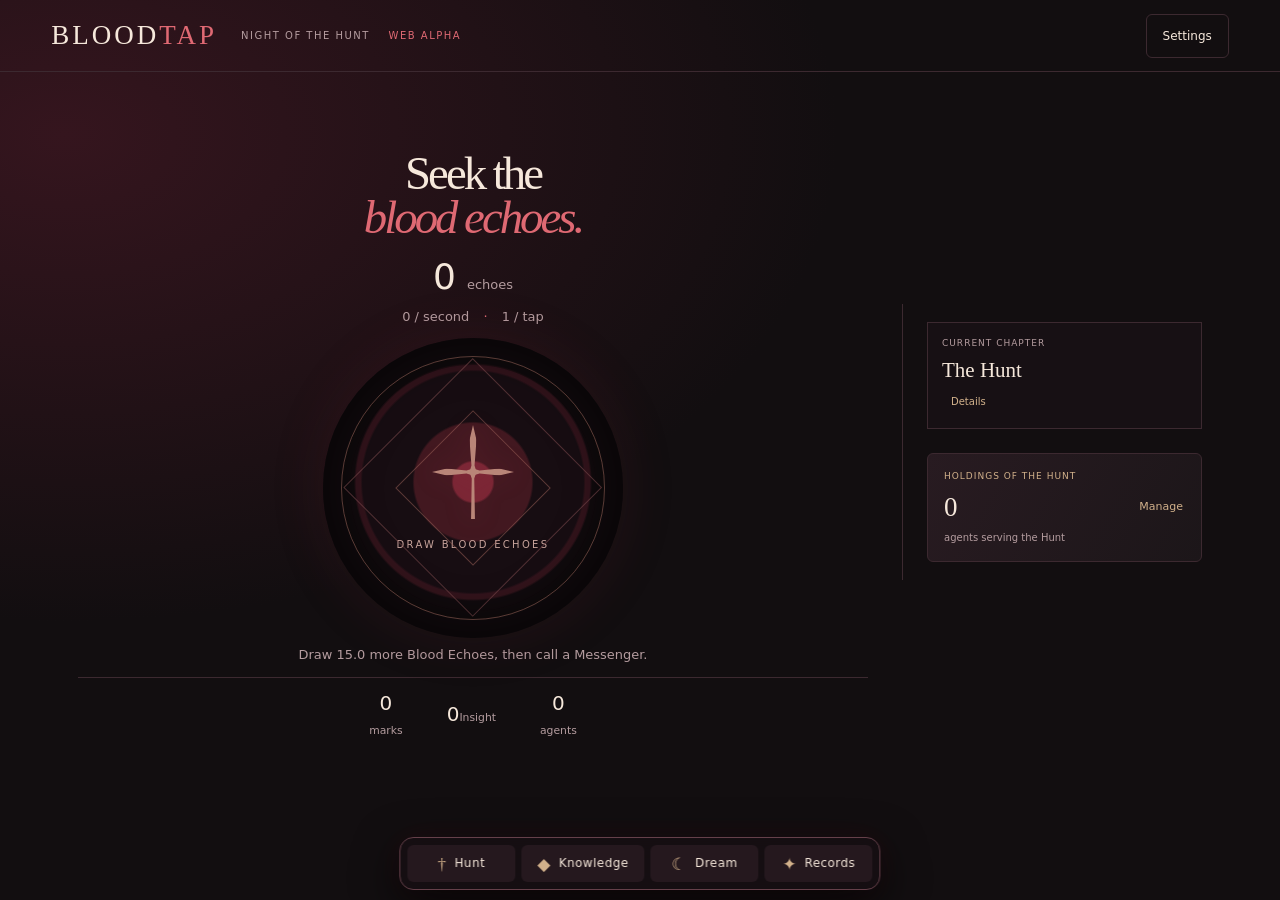
<file: docs/index.html>
<!doctype html>
<html lang="en">
<head>
  <meta charset="utf-8"><meta name="viewport" content="width=device-width,initial-scale=1">
  <meta name="theme-color" content="#160e12"><title>BloodTap · Night of the Hunt</title>
  <link rel="icon" href="data:image/svg+xml,%3Csvg xmlns='http://www.w3.org/2000/svg' viewBox='0 0 32 32'%3E%3Cpath fill='%23df6973' d='M16 2 28 16 16 30 4 16Z'/%3E%3C/svg%3E">
  <link rel="stylesheet" href="play.css?v=20260928-4"><script src="play.js?v=20260928-5" defer></script>
</head>
<body>
<header><a class="wordmark" href="./">BLOOD<span>TAP</span></a><span class="edition">NIGHT OF THE HUNT <b>WEB ALPHA</b></span><button id="settings-open" class="quiet">Settings</button></header>
<main>
<section class="vigil" aria-labelledby="vigil-title">
<div class="eyebrow">The night is long. The Hunt has begun.</div><h1 id="vigil-title">Seek the<br><em>blood echoes.</em></h1>
<div class="balance"><strong id="bank">0</strong><span>echoes</span></div><div class="income"><span id="eps">0</span> / second <span class="dot">·</span> <span id="tap-value">1</span> / tap</div>
<button id="vessel" aria-label="Gather echoes"><span class="vessel-orbit"></span><span class="sigil">◆</span><span class="vessel-label">DRAW BLOOD ECHOES</span></button>
<p class="hint" id="onboarding">The Hunt is beginning…</p><span id="omen-announcement" class="sr-only" aria-live="assertive"></span><button id="omen" class="omen" hidden>✦ A strange sign appears <span id="omen-time"></span></button>
<div id="buffs" class="buffs"></div><p id="notice" role="status" aria-live="polite"></p>
<div class="vigil-stats"><div><strong id="achievements">0</strong><span>marks</span><small>Recorded in the Hunt</small></div><button id="insight-open" class="stat-button"><strong id="insight">0</strong><span>Insight</span><small id="insight-stage">Unseeing</small></button><div><strong id="total-owned">0</strong><span>agents</span></div></div>
</section>
<section class="empire"><div class="hunt-phase"><span>Current chapter</span><strong id="phase-name">The Hunt</strong><button id="phase-info" class="text-info" type="button" aria-expanded="false">Details</button><small id="phase-detail" hidden>Hunters, Messengers, and blood ministration define the night.</small></div><button id="holdings-open" class="home-holdings"><span><small>HOLDINGS OF THE HUNT</small><strong id="holdings-owned">0</strong><em>agents serving the Hunt</em></span><b class="holdings-manage">Manage <i id="holdings-badge" class="holdings-badge" hidden>0</i></b></button></section>

</main><footer><span>BLOODTAP / NIGHT OF THE HUNT</span><span>Progress is stored on this device.</span><span id="save-status">Loading…</span></footer>
<nav class="game-dock" aria-label="Hunt controls"><button id="hunt-open"><span class="dock-glyph">†</span><span>Hunt</span></button><button id="upgrades-open"><span class="dock-glyph">◆</span><span>Knowledge</span><b id="upgrade-badge" hidden>0</b></button><button id="dream-open"><span class="dock-glyph">☾</span><span>Dream</span><b id="dream-badge" hidden>0</b></button><button id="marks-dock"><span class="dock-glyph">✦</span><span>Records</span></button></nav>
<dialog id="holdings" class="game-panel holdings-panel"><form method="dialog"><div class="dialog-head"><div><div class="eyebrow">THE HUNT SPREADS</div><h2>Holdings of the Hunt</h2></div><button class="quiet">Close</button></div></form><div class="panel-balance holdings-balance"><span>Blood Echoes</span><strong id="holdings-bank">0</strong><small>Available to spend</small></div><div class="holdings-toolbar"><span class="toolbar-label">Purchase</span><div class="quantity"><button data-quantity="1" aria-pressed="true">1</button><button data-quantity="10">10</button><button data-quantity="100">100</button></div></div><div id="producers" class="producers holdings-grid"></div></dialog>
<dialog id="dream" class="game-panel dream-panel"><form method="dialog"><div class="dialog-head"><div><div class="eyebrow">WHAT THE DREAM CANNOT ERASE</div><h2>Hunter's Dream</h2></div><button class="quiet">Close</button></div></form><p>Let this Hunt end and begin another. Marks of the Hunt and remembered truths endure; accumulated Blood Echoes determine what the Dream allows you to retain.</p><div class="dream-return"><p id="reawakening-info"></p><button id="reawaken" disabled>Return to the Dream</button></div><hr><div class="memory-total"><strong id="fragments">0</strong> Remnants remembered</div><div id="memories"></div><p id="offline-info" class="muted"></p></dialog>
<dialog id="knowledge" class="game-panel"><form method="dialog"><div class="dialog-head"><div><div class="eyebrow">KNOWLEDGE BOUGHT IN BLOOD</div><h2>Hunter's Knowledge</h2></div><button class="quiet">Close</button></div></form><div class="panel-balance"><span>Blood Echoes</span><strong id="knowledge-bank">0</strong><small>Available to spend</small></div><p id="upgrade-empty" class="muted">Extend the Hunt to uncover new knowledge.</p><div id="upgrades" class="upgrades"></div></dialog>
<dialog id="marks" class="game-panel records-panel"><form method="dialog"><div class="dialog-head"><div><div class="eyebrow">RECORD OF THE HUNT</div><h2>Hunter Records</h2></div><button class="quiet">Close</button></div></form><div class="insight-path"><div class="insight-step"><strong id="records-marks">0</strong><span>Marks earned</span></div><div class="insight-arrow" aria-hidden="true">→</div><div class="insight-step"><strong id="records-insight">0</strong><span>Insight</span></div><div class="insight-arrow" aria-hidden="true">→</div><div class="insight-step"><strong id="records-stage">Unseeing</strong><span>Perception</span></div></div><div class="insight-progress"><div class="insight-progress-head"><span id="insight-progress-label">0 / 25 Marks</span><strong id="insight-next">25 Marks to next Insight</strong></div><progress id="insight-progress" max="25" value="0"></progress><small>Every 25 Marks grants 1 Insight.</small></div><section class="insight-effects"><h3>What Insight does</h3><div id="insight-effects-list"></div><p id="records-insight-detail" class="muted">The Hunt is all that can be perceived.</p></section><hr><div class="records-heading"><h3>Marks of the Hunt</h3><small>Milestones you have completed</small></div><div id="marks-list" class="marks-list"></div></dialog>
<dialog id="settings" class="settings-panel"><form method="dialog"><div class="dialog-head"><div><div class="eyebrow">GAME OPTIONS</div><h2>Settings</h2></div><button class="quiet">Close</button></div></form>
<section class="settings-section"><h3>Audio</h3><div class="setting-row"><label class="checkbox"><input id="sfx-enabled" type="checkbox" checked><span><strong>Sound effects</strong><small>Taps, purchases, discoveries, and menus.</small></span></label></div><div class="setting-slider"><label for="sfx-volume">Effects volume <output id="sfx-volume-value">42%</output></label><input id="sfx-volume" type="range" min="0" max="100" value="42" step="1"></div><div class="setting-row"><label class="checkbox"><input id="ambient-enabled" type="checkbox"><span><strong>Hunt ambience</strong><small>Continuous background atmosphere.</small></span></label></div><div class="setting-slider"><label for="ambient-volume">Ambience volume <output id="ambient-volume-value">18%</output></label><input id="ambient-volume" type="range" min="0" max="100" value="18" step="1"></div></section>
<section class="settings-section"><h3>Interface</h3><div class="setting-slider"><label for="text-size">Text size <output id="text-size-value">Normal</output></label><input id="text-size" type="range" min="0" max="2" value="1" step="1"><div class="setting-scale"><span>Compact</span><span>Normal</span><span>Large</span></div></div><div class="setting-row"><label class="checkbox"><input id="reduced-motion" type="checkbox"><span><strong>Reduce motion</strong><small>Minimizes animation and movement.</small></span></label></div></section>
<section class="settings-section"><h3>Save &amp; Data</h3><p class="muted">Progress saves automatically on this device. Export a copy before clearing browser data or switching devices.</p><div class="settings-actions"><button id="save-now">Save now</button><button id="export-save">Export save</button><button id="import-open">Import save</button><input id="import-file" type="file" accept=".json,application/json" hidden></div><details class="danger-zone"><summary>Reset progress</summary><p>This permanently erases the Hunt saved in this browser.</p><button id="reset" class="danger">Reset all progress</button></details></section></dialog>
<dialog id="offline-return" class="offline-return"><div class="offline-return-inner"><div class="eyebrow">THE DREAM REMEMBERS</div><h2>The Hunt Continued</h2><p>You were absent for <strong id="offline-duration">0 seconds</strong>.</p><div class="offline-reward"><span>Blood Echoes gathered</span><strong id="offline-earned">0</strong></div><div class="offline-details"><div><span>Offline efficiency</span><strong id="offline-efficiency">10%</strong></div><div><span>Maximum efficiency used</span><strong id="offline-max-used">0m / 30m</strong></div></div><p id="offline-note" class="muted"></p><button id="offline-continue" type="button">Return to the Hunt</button></div></dialog><dialog id="confirm"><form id="confirm-form"><h2 id="confirm-title"></h2><p id="confirm-description"></p><label id="confirm-label">Confirmation <input id="confirm-input" autocomplete="off"></label><p class="dialog-error" role="alert"></p><div class="settings-actions"><button id="confirm-submit" type="submit">Continue</button><button id="confirm-cancel" type="button" class="quiet">Cancel</button></div></form></dialog>
<div id="error" role="alert" hidden></div>
</body></html>
<!-- pages-redeploy: 2026-09-27T09:12Z -->
</file>
<file: docs/play.css>
:root{color-scheme:dark;--bg:#120e10;--panel:#1c1519;--line:#3c2930;--muted:#b49c9f;--ink:#f6e8db;--red:#df6973;--gold:#d2b18b;font-family:system-ui,-apple-system,Segoe UI,sans-serif}
*{box-sizing:border-box}.sr-only{position:absolute;width:1px;height:1px;padding:0;margin:-1px;overflow:hidden;clip:rect(0,0,0,0);white-space:nowrap;border:0}body{margin:0;background:radial-gradient(ellipse at 5% 15%,#35151e 0,transparent 45%),var(--bg);color:var(--ink)}button,a,input{font:inherit}button,.button{border:1px solid var(--line);background:#2c1d24;color:var(--ink);border-radius:6px;padding:12px 16px;cursor:pointer;text-decoration:none;display:inline-block}button:hover:not(:disabled),.button:hover{border-color:var(--red);background:#3b232b}button:disabled{opacity:.45;cursor:default}button:focus-visible,a:focus-visible,input:focus-visible{outline:3px solid var(--gold);outline-offset:4px}.quiet{background:transparent}.muted{color:var(--muted);font-size:13px;line-height:1.7}.eyebrow{font-size:10px;letter-spacing:2.3px;color:var(--gold);text-transform:uppercase}header{max-width:1440px;margin:auto;min-height:96px;padding:24px 5%;display:flex;align-items:center;gap:24px;border-bottom:1px solid var(--line)}.wordmark{font-family:Georgia,serif;color:var(--ink);font-size:27px;letter-spacing:3px;text-decoration:none}.wordmark span{color:var(--red)}.edition{font-size:10px;letter-spacing:1.5px;color:var(--muted);flex:1}.edition b{font-weight:400;margin-left:14px;color:var(--red)}header button{font-size:12px}main{max-width:1320px;margin:auto;display:grid;grid-template-columns:44% 56%;padding:0 36px}.vigil{padding:55px 40px 36px 0;text-align:center;position:sticky;top:0;align-self:start}h1{font-family:Georgia,serif;font-size:76px;line-height:.97;font-weight:400;margin:22px 0 26px;letter-spacing:-3px}h1 em{font-weight:400;color:var(--red)}.balance{display:flex;align-items:baseline;justify-content:center;gap:12px}.balance strong{font-size:34px;font-weight:500;letter-spacing:-1px}.balance span{color:var(--muted);font-size:13px}.income{font-size:12px;color:var(--muted);margin-top:7px}.dot{padding:0 10px;color:var(--red)}#vessel{width:218px;height:218px;border-radius:50%;position:relative;margin:30px auto 16px;display:flex;align-items:center;justify-content:center;flex-direction:column;background:radial-gradient(circle,#893f4d 0,#521f2d 38%,#21151b 68%);border:1px solid #9b5060;box-shadow:0 0 60px #a42b4326,inset 0 0 35px #0008;transition:transform .12s,box-shadow .3s;touch-action:manipulation;user-select:none}#vessel:hover{box-shadow:0 0 80px #d3476044,inset 0 0 35px #0008}#vessel:active{transform:scale(.96)}.vessel-orbit{position:absolute;inset:13px;border-radius:50%;border:1px solid #b66b6b66}.sigil{font-family:Georgia,serif;font-size:72px;color:#ebbbc0;text-shadow:0 0 20px #f97486}.vessel-label{font-size:9px;letter-spacing:2px;margin-top:4px}.hint{font-size:12px;line-height:1.8;color:var(--muted);min-height:44px}#notice{font-size:12px;color:var(--gold);min-height:32px;line-height:1.6}.vigil-stats{display:flex;justify-content:center;gap:30px;border-top:1px solid var(--line);padding-top:20px}.vigil-stats div{display:flex;flex-direction:column;gap:5px}.vigil-stats strong{font-size:20px;font-weight:400}.vigil-stats span{font-size:10px;color:var(--muted)}.empire{padding:50px 0 40px 35px;border-left:1px solid var(--line)}h2{font-family:Georgia,serif;font-size:28px;font-weight:400;margin:8px 0 18px}.section-head{display:flex;align-items:center;justify-content:space-between;gap:14px}.quantity{display:flex;border:1px solid var(--line);border-radius:5px}.quantity button{border:0;border-radius:3px;background:transparent;padding:8px 11px;font-size:12px}.quantity button[aria-pressed=true]{background:#75323f;color:white}.producers{display:grid;gap:7px;max-height:560px;overflow:auto;padding-right:8px;scrollbar-color:#65404a transparent}.producer{display:grid;grid-template-columns:38px 1fr auto;gap:12px;align-items:center;width:100%;text-align:left;padding:14px;background:linear-gradient(120deg,#281b21,#1c1619);min-height:80px}.producer:disabled{opacity:.6}.producer .number{font-family:Georgia,serif;color:var(--gold);font-size:21px;text-align:center}.producer .name{display:block;font-size:14px;font-weight:500}.producer .detail{display:block;color:var(--muted);font-size:10px;margin-top:5px}.producer .cost{color:var(--gold);font-size:13px;text-align:right}.producer .count{font-size:10px;color:var(--muted);display:block;margin-top:5px}.upgrade-heading{margin-top:36px}.upgrades{display:grid;grid-template-columns:1fr 1fr;gap:8px;max-height:270px;overflow:auto}.upgrade{font-size:12px;text-align:left;line-height:1.5}.upgrade small{display:block;color:var(--gold);margin-top:5px}.memory{grid-column:1/-1;display:grid;grid-template-columns:1fr 1fr;gap:60px;padding:38px 0;border-top:1px solid var(--line)}.memory p{color:var(--muted);font-size:13px;line-height:1.8;max-width:430px}.memory-total{font-size:12px;color:var(--muted);margin-bottom:12px}.memory-total strong{font-size:24px;color:var(--gold);margin-right:5px}#memories{display:grid;grid-template-columns:1fr 1fr;gap:7px}.memory-node{font-size:12px;text-align:left;line-height:1.4}.memory-node small{display:block;font-size:10px;color:var(--muted);margin-top:6px}footer{max-width:1320px;margin:auto;border-top:1px solid var(--line);padding:25px 36px 35px;display:flex;flex-wrap:wrap;gap:16px;justify-content:space-between;color:var(--muted);font-size:10px;letter-spacing:.7px}.omen{display:block;margin:16px auto;color:#ffd1a1;border-color:#c88648;background:#533320;animation:glow 2s infinite}.omen[hidden]{display:none}.buffs{display:flex;flex-wrap:wrap;gap:6px;justify-content:center}.buffs span{font-size:10px;border:1px solid #6d4d43;padding:6px;border-radius:4px;color:var(--gold)}dialog{width:min(530px,calc(100vw - 28px));max-height:90vh;background:var(--panel);color:var(--ink);border:1px solid #6c444f;border-radius:12px;padding:28px;box-shadow:0 20px 100px #000b}dialog::backdrop{background:#080507cc;backdrop-filter:blur(4px)}dialog p{font-size:13px;line-height:1.8;color:var(--muted)}.dialog-head{display:flex;align-items:center;justify-content:space-between}.dialog-head h2{margin:0}.settings-actions{display:flex;flex-wrap:wrap;gap:10px;margin:20px 0}.settings-actions>*{font-size:12px}.checkbox{font-size:13px;display:flex;gap:10px;align-items:center}hr{border:0;border-top:1px solid var(--line);margin:25px 0}.danger{color:#ff9ca4;border-color:#713543}#confirm-label{font-size:13px}#confirm-input{display:block;width:100%;background:#120e10;border:1px solid var(--line);padding:12px;color:var(--ink);margin-top:10px}#error{position:fixed;bottom:18px;left:50%;transform:translateX(-50%);max-width:90vw;background:#612b35;padding:14px 22px;border:1px solid var(--red);border-radius:7px;z-index:20;font-size:13px}body.reduced-motion *,body.reduced-motion *::before,body.reduced-motion *::after{animation:none!important;transition:none!important}@keyframes glow{50%{box-shadow:0 0 20px #d9994044}}@media(prefers-reduced-motion:reduce){*{animation:none!important;transition:none!important}}@media(max-width:800px){header{padding:20px;gap:10px}.wordmark{font-size:22px}.edition{display:none}header button{margin-left:auto}main{display:block;padding:0 20px}.vigil{position:relative;padding:35px 0 30px}h1{font-size:62px;margin:18px 0}.empire{border-left:0;border-top:1px solid var(--line);padding:30px 0}.producers{max-height:500px}.memory{display:block;padding:28px 0}.memory>div+div{margin-top:30px}.memory p{max-width:none}footer{padding:20px}.section-head h2{font-size:25px}#vessel{width:190px;height:190px}.vigil-stats{gap:40px}.balance strong{font-size:30px}}@media(max-width:380px){.upgrades,#memories{grid-template-columns:1fr}.producer{gap:7px;padding:10px}.quantity button{padding:8px}.eyebrow{letter-spacing:1.4px}}

/* Marks of the Hunt */
.stat-button{appearance:none;border:0;background:transparent;color:inherit;font:inherit;padding:0;cursor:pointer;text-align:inherit}
.stat-button:hover span,.stat-button:focus-visible span{text-decoration:underline}
.marks-list{display:grid;gap:.65rem;max-height:min(58vh,34rem);overflow:auto;padding:.25rem}
.mark-record{display:grid;gap:.2rem;padding:.75rem .85rem;border:1px solid var(--line,#49343c);background:rgba(255,255,255,.025)}
.mark-record strong{font-family:var(--serif,serif);font-size:1rem}
.mark-record span{font-size:.82rem;opacity:.72;line-height:1.35}

/* Game-like fixed command dock and dedicated knowledge panel */
body{padding-bottom:88px}
.game-dock{position:fixed;z-index:15;left:50%;bottom:max(12px,env(safe-area-inset-bottom));transform:translateX(-50%);display:flex;gap:6px;padding:7px;border:1px solid #65404a;border-radius:14px;background:#160f13eF;box-shadow:0 14px 45px #000b,0 0 28px #8f263522;backdrop-filter:blur(12px)}
.game-dock button{position:relative;min-width:108px;padding:9px 15px 8px;display:flex;align-items:center;justify-content:center;gap:8px;border-color:transparent;background:#25181e;font-size:11px;letter-spacing:.5px}
.game-dock button:hover{border-color:#9b5060;background:#3a222b}
.dock-glyph{font-family:Georgia,serif;color:var(--gold);font-size:17px;line-height:1}
#upgrade-badge{position:absolute;right:-4px;top:-7px;min-width:20px;height:20px;padding:2px 5px;border-radius:10px;background:var(--red);color:white;font-size:10px;line-height:16px;box-shadow:0 2px 8px #0008}
.game-panel{width:min(760px,calc(100vw - 24px));padding:24px}
.game-panel .upgrades{grid-template-columns:repeat(2,minmax(0,1fr));max-height:min(65vh,650px);padding:4px;gap:10px}
.game-panel .upgrade{min-height:105px;padding:14px}
@media(max-width:600px){body{padding-bottom:82px}.game-dock{width:calc(100vw - 20px);bottom:max(8px,env(safe-area-inset-bottom));justify-content:stretch}.game-dock button{min-width:0;flex:1;padding:9px 5px;font-size:10px}.game-panel{padding:18px}.game-panel .upgrades{grid-template-columns:1fr;max-height:68vh}.game-panel .upgrade{min-height:0}}

/* Narrative chapter indicator */
.hunt-phase{margin:0 0 24px;padding:13px 15px;border-left:2px solid var(--red);background:linear-gradient(90deg,#351c24aa,transparent)}
.hunt-phase span{display:block;color:var(--gold);font-size:9px;letter-spacing:1.8px;text-transform:uppercase}
.hunt-phase strong{display:block;margin-top:4px;font-family:Georgia,serif;font-size:20px;font-weight:400}
.hunt-phase small{display:block;margin-top:5px;color:var(--muted);font-size:10px;line-height:1.45}

/* Dedicated system screens */
.dream-panel{width:min(820px,calc(100vw - 24px))}
.dream-panel>p{max-width:650px}
.dream-return{display:flex;align-items:end;justify-content:space-between;gap:18px;padding:12px 0}
.dream-return p{margin:0;max-width:520px}
.dream-return button{flex:0 0 auto}
.dream-panel #memories{display:grid;grid-template-columns:repeat(2,minmax(0,1fr));gap:8px}
#dream-badge{position:absolute;right:-4px;top:-7px;min-width:20px;height:20px;padding:2px 5px;border-radius:10px;background:var(--gold);color:#1b1014;font-size:10px;line-height:16px;box-shadow:0 2px 8px #0008}
@media(max-width:600px){.dream-return{display:block}.dream-return button{width:100%;margin-top:10px}.dream-panel #memories{grid-template-columns:1fr}.game-dock button{gap:5px}}

/* Hunter Records: achievements and perception belong together */
.records-panel{width:min(760px,calc(100vw - 24px))}
.records-summary{display:grid;grid-template-columns:repeat(3,1fr);gap:8px;margin:18px 0}
.records-summary>div{padding:13px;border:1px solid var(--line);background:#171014;text-align:center}
.records-summary strong{display:block;font-family:Georgia,serif;font-size:22px;font-weight:400;color:var(--gold)}
.records-summary span{display:block;margin-top:5px;font-size:9px;letter-spacing:1px;text-transform:uppercase;color:var(--muted)}
.records-panel h3{font-family:Georgia,serif;font-weight:400}
@media(max-width:460px){.records-summary{grid-template-columns:1fr}.records-summary>div{display:flex;align-items:baseline;justify-content:space-between;text-align:left}.records-summary span{margin:0}}

/* Holdings: producers live in their own management screen */
.holdings-open{font-size:11px}
.holdings-summary{display:grid;grid-template-columns:auto 1fr;column-gap:10px;align-items:baseline;margin-top:18px;padding:18px;border:1px solid var(--line);background:linear-gradient(120deg,#281b21,#171114)}
.holdings-summary strong{font-family:Georgia,serif;font-size:30px;font-weight:400;color:var(--gold)}
.holdings-summary span{font-size:12px;color:var(--ink)}
.holdings-summary small{grid-column:2;color:var(--muted);font-size:10px}
.holdings-panel{width:min(920px,calc(100vw - 24px))}
.holdings-toolbar{display:flex;align-items:center;justify-content:space-between;gap:20px;margin-bottom:14px}
.holdings-toolbar p{margin:0}
.holdings-panel .producers{max-height:min(68vh,720px);padding:4px;grid-template-columns:repeat(2,minmax(0,1fr));gap:8px}
.holdings-panel .producer{min-width:0}
@media(max-width:720px){.holdings-panel .producers{grid-template-columns:1fr;max-height:68vh}.holdings-toolbar{align-items:flex-end}.holdings-summary{margin-top:12px}}
@media(max-width:420px){.holdings-toolbar{display:block}.holdings-toolbar .quantity{width:max-content;margin-top:12px}.holdings-summary{grid-template-columns:auto 1fr}}

/* Spendable currency shown inside management panels */
.panel-balance{display:flex;align-items:baseline;gap:9px;margin:16px 0 18px;padding:11px 14px;border:1px solid var(--line);background:#171014}
.panel-balance span{font-size:10px;letter-spacing:1px;text-transform:uppercase;color:var(--muted)}
.panel-balance strong{margin-left:auto;font-family:Georgia,serif;font-size:24px;font-weight:400;color:var(--gold)}
.panel-balance small{font-size:9px;color:var(--muted)}
@media(max-width:420px){.panel-balance{display:grid;grid-template-columns:1fr auto}.panel-balance strong{grid-row:1/3;grid-column:2}.panel-balance small{grid-column:1}}

/* Currency readout stays visually separate from descriptive panel copy */
.holdings-balance{margin:16px 0 12px}
.holdings-toolbar{padding-top:8px}

/* Offline return */
.offline-return{max-width:460px;text-align:center}.offline-return-inner{padding:8px 2px}.offline-return h2{margin:7px 0 12px;font-family:Georgia,serif;font-weight:400}.offline-return p{line-height:1.55}.offline-reward{margin:18px 0;padding:16px;border:1px solid var(--line);background:#171014;display:grid;gap:5px}.offline-reward span{font-size:10px;letter-spacing:1.2px;text-transform:uppercase;color:var(--muted)}.offline-reward strong{font-family:Georgia,serif;font-size:30px;font-weight:400;color:var(--gold)}.offline-return #offline-continue{margin-top:12px;width:100%}@media(max-width:520px){.offline-return{width:calc(100% - 28px)}.offline-return::backdrop{background:#080608dd}.offline-reward strong{font-size:27px}}

.offline-details{display:grid;grid-template-columns:1fr 1fr;gap:8px;margin:0 0 16px}.offline-details>div{padding:11px 9px;border:1px solid var(--line);background:#120d10;display:grid;gap:5px}.offline-details span{font-size:9px;letter-spacing:.8px;text-transform:uppercase;color:var(--muted)}.offline-details strong{font-family:Georgia,serif;font-size:17px;font-weight:400;color:var(--gold)}@media(max-width:420px){.offline-details{grid-template-columns:1fr}.offline-details>div{grid-template-columns:1fr auto;align-items:center}.offline-details strong{font-size:16px}}

/* Readability and settings system */
:root{--ui-scale:1.08}
:root[data-text-size="compact"]{--ui-scale:1}
:root[data-text-size="normal"]{--ui-scale:1.08}
:root[data-text-size="large"]{--ui-scale:1.20}
body{font-size:calc(16px * var(--ui-scale));line-height:1.5}
button,.button,input,output{font-size:inherit}
.muted,dialog p{font-size:calc(13px * var(--ui-scale));line-height:1.6}
.hint,#notice{font-size:calc(12px * var(--ui-scale));line-height:1.6}
.income{font-size:calc(12px * var(--ui-scale))}
.vigil-stats span,.producer .detail,.producer .count,.holdings-summary small,.hunt-phase small{font-size:calc(10px * var(--ui-scale));line-height:1.5}
.producer .name{font-size:calc(14px * var(--ui-scale))}
.producer .cost{font-size:calc(13px * var(--ui-scale))}
.game-dock button{font-size:calc(11px * var(--ui-scale))}
.settings-panel{width:min(680px,calc(100vw - 24px))}
.settings-section{margin-top:18px;padding:17px;border:1px solid var(--line);background:#171014}
.settings-section h3{margin:0 0 15px;font-family:Georgia,serif;font-size:20px;font-weight:400;color:var(--ink)}
.setting-row{padding:8px 0}
.setting-row .checkbox{align-items:flex-start;font-size:14px}
.setting-row .checkbox span{display:grid;gap:3px}
.setting-row .checkbox strong{font-weight:500}
.setting-row .checkbox small{color:var(--muted);font-size:11px;line-height:1.45}
.setting-slider{display:grid;gap:9px;padding:10px 0 14px}
.setting-slider label{display:flex;justify-content:space-between;gap:16px;font-size:13px}
.setting-slider output{color:var(--gold);font-size:13px}
.setting-slider input[type=range]{width:100%}
.setting-scale{display:flex;justify-content:space-between;color:var(--muted);font-size:10px}
.danger-zone{margin-top:18px;border-top:1px solid var(--line);padding-top:14px}
.danger-zone summary{cursor:pointer;color:#e9b1b5;font-size:13px}
.hunt-phase small{max-width:48ch}
.holdings-summary{row-gap:4px}
.panel-balance{column-gap:14px;row-gap:4px}
.panel-balance span,.panel-balance small{line-height:1.4}
@media(max-width:600px){
  :root{--ui-scale:1.10}
  :root[data-text-size="compact"]{--ui-scale:1}
  :root[data-text-size="normal"]{--ui-scale:1.10}
  :root[data-text-size="large"]{--ui-scale:1.23}
  .settings-panel{padding:18px}
  .settings-section{padding:14px}
  .game-dock button{font-size:calc(10px * var(--ui-scale))}
  .panel-balance{align-items:center}
  .panel-balance strong{line-height:1.1}
  .offline-details span{line-height:1.35}
}

/* Progressive disclosure: keep play surfaces numerical and scannable */
.text-info{margin-top:7px;padding:4px 8px;background:transparent;border-color:transparent;color:var(--gold);font-size:10px}
.hunt-phase small[hidden]{display:none}.hunt-phase small{margin-top:7px}
.toolbar-label{color:var(--muted);font-size:11px;letter-spacing:.7px;text-transform:uppercase}
.producer-lore{display:block;margin-top:7px;color:var(--muted);font-size:calc(11px * var(--ui-scale));line-height:1.45}
.producer-lore[hidden]{display:none}
.records-explainer{margin:12px 0 18px;padding:10px 12px;border:1px solid var(--line);background:#171014}
.records-explainer summary{cursor:pointer;color:var(--gold);font-size:12px}
.records-explainer p:last-child{margin-bottom:0}
.upgrade .detail{display:block;margin-top:4px;color:var(--muted);font-size:calc(11px * var(--ui-scale));line-height:1.45}
@media(max-width:600px){
 .producer{min-height:68px;grid-template-columns:32px 1fr auto}
 .producer .number{font-size:18px}
 .producer .name{line-height:1.3}
 .producer .detail{margin-top:3px}
 .holdings-toolbar{align-items:center}
}

/* Insight guide: source -> currency -> consequence */
.insight-path{display:grid;grid-template-columns:1fr auto 1fr auto 1fr;align-items:center;gap:9px;margin:18px 0}
.insight-step{min-width:0;padding:13px 8px;border:1px solid var(--line);background:#171014;text-align:center}
.insight-step strong{display:block;font-family:Georgia,serif;font-size:22px;font-weight:400;color:var(--gold);overflow-wrap:anywhere}
.insight-step span{display:block;margin-top:5px;color:var(--muted);font-size:9px;letter-spacing:.8px;text-transform:uppercase}
.insight-arrow{color:var(--red);font-size:18px}
.insight-progress{padding:14px;border:1px solid var(--line);background:#120d10}
.insight-progress-head{display:flex;justify-content:space-between;gap:12px;align-items:baseline;font-size:12px}
.insight-progress-head strong{color:var(--gold);font-weight:500}
.insight-progress progress{width:100%;height:10px;margin:10px 0 6px;accent-color:var(--red)}
.insight-progress small{color:var(--muted);font-size:10px}
.insight-effects{margin-top:18px}
.insight-effects h3,.records-heading h3{margin:0 0 10px;font-family:Georgia,serif;font-weight:400}
#insight-effects-list{display:grid;grid-template-columns:1fr 1fr;gap:7px}
.insight-effect{padding:10px 11px;border-left:2px solid var(--red);background:#171014;font-size:12px;line-height:1.4}
.records-heading{display:flex;align-items:baseline;justify-content:space-between;gap:12px}
.records-heading small{color:var(--muted);font-size:10px}
@media(max-width:520px){
 .insight-path{grid-template-columns:1fr auto 1fr;gap:6px}
 .insight-path .insight-arrow:nth-of-type(2){display:none}
 .insight-path .insight-step:last-child{grid-column:1/-1}
 .insight-step{padding:10px 6px}.insight-step strong{font-size:19px}
 .insight-progress-head{display:grid;gap:3px}
 #insight-effects-list{grid-template-columns:1fr}
}

/* Primary Hunt interaction: large gothic blood seal, touch-first */
#vessel{
 width:min(330px,78vw);height:min(330px,78vw);min-width:250px;min-height:250px;
 margin:24px auto 18px;border:0;outline:0;-webkit-tap-highlight-color:transparent;
 background:
  radial-gradient(circle at 50% 48%,#7b2635 0 9%,#421820 10% 27%,#170d12 28% 51%,#32131b 52% 54%,#100a0d 55% 100%);
 box-shadow:0 0 54px #7d1f3029,inset 0 0 50px #000b;
}
#vessel:focus{outline:none}#vessel:focus-visible{outline:1px solid #b6786e;outline-offset:7px}
#vessel:hover{box-shadow:0 0 65px #8e263839,inset 0 0 50px #000b}
#vessel:active{transform:scale(.985);box-shadow:0 0 42px #7d1f3030,inset 0 0 58px #000d}
.vessel-orbit{inset:18px;border:1px solid #9c685d88;box-shadow:inset 0 0 0 8px #0b070950}
.vessel-orbit:before,.vessel-orbit:after{content:"";position:absolute;inset:15%;border:1px solid #77474a99;transform:rotate(45deg)}
.vessel-orbit:after{inset:29%;transform:rotate(45deg);border-color:#a1675d80}
.sigil{font-size:0;width:96px;height:96px;position:relative;filter:drop-shadow(0 0 12px #8d2b3d66)}
.sigil:before,.sigil:after{content:"";position:absolute;left:50%;top:50%;background:#b98578;transform:translate(-50%,-50%)}
.sigil:before{width:7px;height:94px;clip-path:polygon(50% 0,100% 16%,72% 43%,100% 50%,68% 57%,78% 100%,22% 100%,32% 57%,0 50%,28% 43%,0 16%)}
.sigil:after{width:82px;height:7px;clip-path:polygon(0 50%,18% 0,42% 30%,50% 0,58% 30%,82% 0,100% 50%,82% 100%,58% 70%,50% 100%,42% 70%,18% 100%)}
.vessel-label{margin-top:17px;color:#c7a39b;font-size:10px;letter-spacing:2.3px}
@media(max-width:600px){#vessel{width:min(310px,82vw);height:min(310px,82vw);min-width:250px;min-height:250px;margin-top:20px}}
@media(max-width:340px){#vessel{width:250px;height:250px;min-width:250px;min-height:250px}}

/* Fixed Hunt home: app-like dashboard, not a scrolling webpage */
html,body{height:100%;overscroll-behavior:none}
body{height:100dvh;min-height:0;overflow:hidden;padding-bottom:0}
header{height:72px;min-height:72px;padding:12px 4%;max-width:none}
main{height:calc(100dvh - 72px);max-width:1180px;width:100%;padding:0 28px 88px;grid-template-columns:minmax(0,1fr) 300px;align-items:center;overflow:hidden}
.vigil{position:relative;top:auto;align-self:center;padding:12px 34px 10px 0;max-height:100%;overflow:hidden}
.vigil>.eyebrow{display:none}
.vigil h1{font-size:clamp(34px,5.2vh,58px);margin:4px 0 10px;line-height:.95}
.balance strong{font-size:clamp(27px,4vh,36px)}
.income{margin-top:3px}
#vessel{width:min(300px,34vh,66vw);height:min(300px,34vh,66vw);min-width:190px;min-height:190px;margin:12px auto 8px}
.hint{min-height:0;margin:5px auto;line-height:1.4;max-width:520px}
#notice{min-height:0;margin:4px auto;line-height:1.35}
.omen{margin:7px auto}
.vigil-stats{padding-top:10px;margin-top:8px;gap:clamp(18px,4vw,44px)}
.vigil-stats small{display:none}
.empire{align-self:center;padding:18px 0 18px 24px}
.hunt-phase{padding:14px;border:1px solid var(--line);background:#171014}
.hunt-phase>span{display:block;color:var(--muted);font-size:9px;letter-spacing:1px;text-transform:uppercase}
.hunt-phase>strong{display:block;margin-top:4px;font-family:Georgia,serif;font-size:21px;font-weight:400}
.hunt-phase .text-info{margin-top:3px}
.home-holdings{width:100%;margin-top:10px;padding:16px;text-align:left;display:flex;align-items:center;justify-content:space-between;gap:12px;background:linear-gradient(120deg,#281b21,#1c1619)}
.home-holdings span{display:grid;gap:3px}.home-holdings small{color:var(--gold);font-size:9px;letter-spacing:1px}.home-holdings strong{font-family:Georgia,serif;font-size:27px;font-weight:400}.home-holdings em{font-style:normal;color:var(--muted);font-size:10px}.home-holdings b{font-size:11px;color:var(--gold);font-weight:500}
footer{display:none}
.game-dock{bottom:max(10px,env(safe-area-inset-bottom))}
dialog{overflow:auto;overscroll-behavior:contain}
@media(max-width:800px){
 header{height:58px;min-height:58px;padding:8px 14px}
 main{height:calc(100dvh - 58px);padding:0 14px 82px;display:grid;grid-template-columns:1fr;grid-template-rows:minmax(0,1fr) auto;align-items:center}
 .vigil{padding:5px 0;align-self:center}
 .vigil h1{font-size:clamp(30px,5.2vh,46px);margin:2px 0 6px}
 .balance strong{font-size:clamp(25px,3.8vh,32px)}
 #vessel{width:min(285px,34vh,76vw);height:min(285px,34vh,76vw);min-width:180px;min-height:180px;margin:8px auto 5px}
 .vessel-label{margin-top:11px}
 .hint{font-size:11px;margin:3px auto;max-width:92%;white-space:nowrap;overflow:hidden;text-overflow:ellipsis}
 #notice{font-size:11px;max-width:92%;white-space:nowrap;overflow:hidden;text-overflow:ellipsis}
 .vigil-stats{margin-top:5px;padding-top:7px;gap:30px}
 .vigil-stats strong{font-size:18px}
 .empire{border:0;border-top:1px solid var(--line);padding:7px 0;display:grid;grid-template-columns:1fr 1fr;gap:7px}
 .hunt-phase{padding:8px 10px}.hunt-phase>strong{font-size:15px}.hunt-phase .text-info{font-size:9px;padding:2px 0}.hunt-phase small{position:absolute;left:14px;right:14px;bottom:82px;z-index:5;padding:10px;background:#171014;border:1px solid var(--line)}
 .home-holdings{margin:0;padding:8px 10px}.home-holdings strong{font-size:20px}.home-holdings em{display:none}.home-holdings b{font-size:10px}
}
@media(max-height:700px){
 .vigil h1{font-size:30px}.vigil h1 br{display:none}
 #vessel{width:min(220px,30vh);height:min(220px,30vh);min-width:160px;min-height:160px}
 .hint{display:none}.vigil-stats{margin-top:3px}
}

/* Mobile viewport correction: preserve every Hunt HUD element without scrolling */
@media(max-width:800px){
 header{height:52px;min-height:52px;padding:6px 14px}
 .wordmark{font-size:20px}.quiet{padding:9px 12px}
 main{height:calc(100dvh - 52px);padding:0 12px calc(76px + env(safe-area-inset-bottom));grid-template-rows:minmax(0,1fr) auto}
 .vigil{min-height:0;display:flex;flex-direction:column;justify-content:center;padding:2px 0}
 .vigil h1{font-size:clamp(27px,4.5vh,40px);margin:0 0 4px}
 .balance strong{font-size:clamp(23px,3.3vh,29px)}
 .income{font-size:11px;margin-top:1px}
 #vessel{width:min(255px,29vh,68vw);height:min(255px,29vh,68vw);min-width:160px;min-height:160px;margin:5px auto 3px}
 .hint{font-size:10px;margin:2px auto;line-height:1.25}
 #notice{font-size:10px;margin:2px auto;line-height:1.25}
 .buffs{min-height:0}.buffs span{padding:3px;font-size:9px}
 .vigil-stats{margin-top:3px;padding-top:5px;gap:22px}
 .vigil-stats strong{font-size:16px}.vigil-stats span{font-size:9px}
 .empire{padding:5px 0;gap:6px}
 .hunt-phase,.home-holdings{min-height:62px;padding:7px 9px}
 .hunt-phase>strong{font-size:14px}.hunt-phase>span,.home-holdings small{font-size:8px}
 .home-holdings strong{font-size:18px}
 .game-dock{bottom:max(5px,env(safe-area-inset-bottom));width:calc(100% - 20px);max-width:650px;padding:5px;gap:3px}
 .game-dock button{min-width:0;flex:1;padding:7px 4px;font-size:11px;gap:4px}
 .dock-glyph{font-size:14px}
}
@media(max-width:800px) and (max-height:760px){
 .vigil h1{font-size:25px}.balance strong{font-size:22px}
 #vessel{width:min(205px,26vh);height:min(205px,26vh);min-width:145px;min-height:145px}
 .hint,#notice{font-size:9px}
 .hunt-phase,.home-holdings{min-height:54px;padding:5px 8px}
}

/* Mobile viewport correction: keep every Hunt HUD row visible above the dock */
@media(max-width:800px){
 main{grid-template-rows:minmax(0,1fr) auto;gap:0;padding-bottom:76px}
 .vigil{min-height:0;display:flex;flex-direction:column;justify-content:center}
 .vigil h1{font-size:clamp(28px,4.5vh,42px);margin:0 0 4px}
 .balance strong{font-size:clamp(24px,3.4vh,30px)}
 .income{font-size:11px}
 #vessel{width:min(260px,30vh,70vw);height:min(260px,30vh,70vw);min-width:165px;min-height:165px;margin:5px auto 3px}
 .hint{margin:2px auto;font-size:10px}
 #notice{margin:2px auto;font-size:10px}
 .buffs{min-height:0}
 .vigil-stats{flex:0 0 auto;margin-top:3px;padding-top:6px;min-height:54px;align-items:center}
 .vigil-stats>div,.vigil-stats>.stat-button{min-width:70px;display:flex;flex-direction:column;align-items:center;gap:2px}
 .vigil-stats strong{font-size:17px}.vigil-stats span{font-size:9px}
 .empire{flex:0 0 auto;padding:6px 0}
 .game-dock{width:calc(100vw - 20px);bottom:max(5px,env(safe-area-inset-bottom));padding:5px;gap:3px}
 .game-dock button{min-width:0;flex:1;padding:8px 5px}
}
@media(max-width:800px) and (max-height:760px){
 .vigil h1{font-size:27px}
 #vessel{width:min(215px,27vh);height:min(215px,27vh);min-width:155px;min-height:155px}
 .hint{display:none}
 .vigil-stats{min-height:48px}
 .hunt-phase,.home-holdings{padding:6px 8px}
}

.holdings-manage{position:relative;display:inline-flex;align-items:center;gap:6px;padding-right:2px}
.holdings-badge{position:absolute;z-index:4;top:-19px;right:-14px;min-width:23px;height:23px;padding:0 6px;border-radius:999px;display:flex;align-items:center;justify-content:center;background:var(--red);color:#fff;font:700 11px/1 system-ui,sans-serif;font-style:normal;box-shadow:0 2px 10px #0009;border:2px solid #1a1115}
.holdings-badge[hidden]{display:none}
</file>
